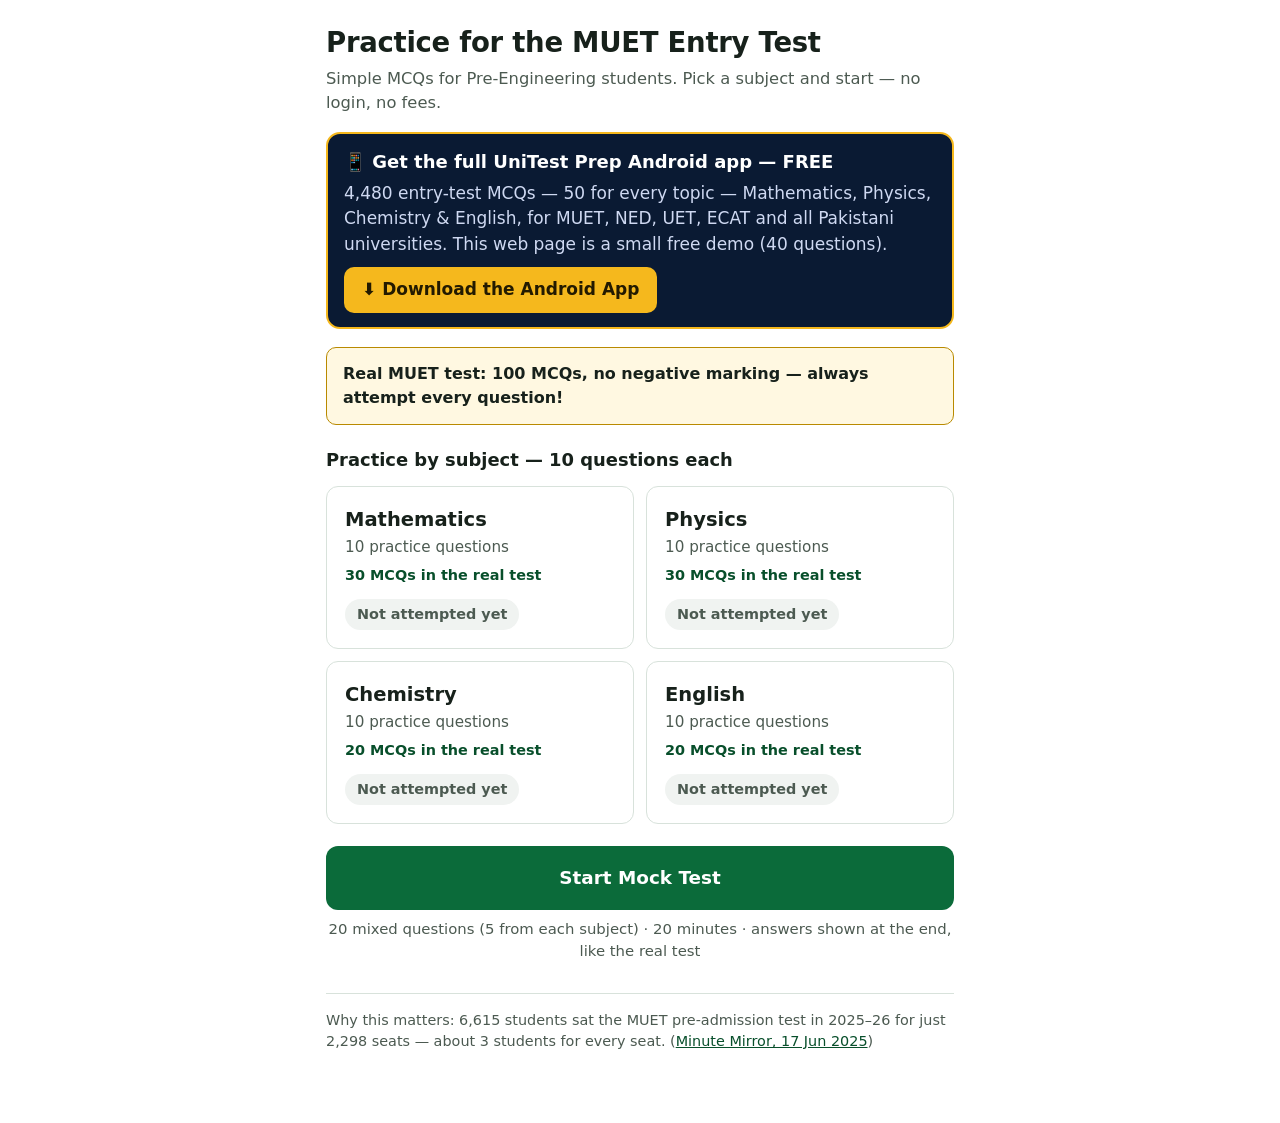
<file: index.html>
<!doctype html>
<html lang="en">
  <head>
    <meta charset="utf-8" />
    <meta name="viewport" content="width=device-width, initial-scale=1, viewport-fit=cover" />
    <meta name="color-scheme" content="light" />
    <meta name="description" content="UniTest Prep: 4,480 entry test MCQs for MUET, NED, UET and ECAT — Mathematics, Physics, Chemistry and English. Free Android app plus a free online practice demo." />
    <link rel="icon" href="data:," />
    <title>UniTest Prep — Entry Test MCQ Practice | 4,480 MCQs Android App</title>
    <style>
      :root{
        --green:#0b6b3a;
        --green-dark:#084f2b;
        --green-soft:#e7f4ec;
        --ink:#17211b;
        --muted:#4c5a51;
        --line:#d8e2db;
        --card:#ffffff;
        --bg:#ffffff;
        --correct-bg:#e3f5e9;
        --correct-line:#1c8a4a;
        --wrong-bg:#fdecec;
        --wrong-line:#c62f2f;
        --note-bg:#fff8e1;
        --note-line:#b98a00;
      }
      *{ box-sizing:border-box; }
      html{ -webkit-text-size-adjust:100%; }
      body{
        margin:0; background:var(--bg); color:var(--ink);
        font-family:"Segoe UI", system-ui, -apple-system, Roboto, "Helvetica Neue", Arial, sans-serif;
        font-size:17px; line-height:1.5;
      }
      button{ font:inherit; cursor:pointer; min-height:48px; }
      .wrap{ max-width:660px; margin:0 auto; padding:20px 16px 56px; }

      /* ---------- Home ---------- */
      .intro h1{ font-size:1.72rem; line-height:1.2; margin:6px 0 8px; letter-spacing:-.01em; }
      .intro p{ margin:0 0 4px; color:var(--muted); font-size:1.02rem; }
      .note{
        margin:18px 0 22px; padding:14px 16px;
        background:var(--note-bg); border:1.5px solid var(--note-line); border-radius:10px;
        font-weight:600; font-size:1rem;
      }
      h2.section{ font-size:1.12rem; margin:22px 0 12px; }
      .subjects{ display:grid; grid-template-columns:1fr; gap:12px; }
      @media (min-width:560px){ .subjects{ grid-template-columns:1fr 1fr; } }
      .subject-card{
        display:block; width:100%; text-align:left;
        background:var(--card); border:1.5px solid var(--line); border-radius:12px;
        padding:18px; color:var(--ink);
      }
      .subject-card:active{ border-color:var(--green); }
      .subject-card .s-name{ font-size:1.22rem; font-weight:700; display:block; }
      .subject-card .s-meta{ color:var(--muted); font-size:.95rem; display:block; margin-top:2px; }
      .subject-card .s-real{ display:block; margin-top:6px; font-size:.9rem; color:var(--green-dark); font-weight:600; }
      .best{
        display:inline-block; margin-top:12px; padding:5px 12px; border-radius:999px;
        background:var(--green-soft); color:var(--green-dark); font-weight:700; font-size:.9rem;
      }
      .best.none{ background:#f0f3f1; color:var(--muted); font-weight:600; }
      .mock-btn{
        display:block; width:100%; margin-top:22px; padding:18px;
        background:var(--green); color:#fff; border:none; border-radius:12px;
        font-size:1.15rem; font-weight:700; text-align:center;
      }
      .mock-btn:active{ background:var(--green-dark); }
      .mock-sub{ text-align:center; color:var(--muted); font-size:.93rem; margin:8px 0 0; }
      .fact{ margin-top:30px; padding-top:16px; border-top:1px solid var(--line); color:var(--muted); font-size:.9rem; }
      .fact a{ color:var(--green-dark); }

      /* ---------- Quiz ---------- */
      .quiz-top{ display:flex; align-items:center; justify-content:space-between; gap:12px; margin-bottom:10px; }
      .quiz-label{ font-weight:700; font-size:1.05rem; }
      .timer{
        font-variant-numeric:tabular-nums; font-weight:700; font-size:1.05rem;
        background:var(--green-soft); color:var(--green-dark);
        padding:6px 14px; border-radius:999px; white-space:nowrap;
      }
      .timer.low{ background:var(--wrong-bg); color:var(--wrong-line); }
      .progress-text{ color:var(--muted); font-size:.95rem; margin:0 0 6px; }
      .bar{ height:10px; background:#edf1ee; border-radius:999px; overflow:hidden; margin-bottom:22px; }
      .bar > div{ height:100%; background:var(--green); border-radius:999px; transition:width .25s ease; }
      @media (prefers-reduced-motion: reduce){ .bar > div{ transition:none; } }
      .q-text{ font-size:1.28rem; font-weight:700; line-height:1.35; margin:0 0 18px; }
      .options{ display:grid; gap:10px; }
      .opt{
        display:block; width:100%; text-align:left;
        background:#fff; border:1.5px solid var(--line); border-radius:10px;
        padding:14px 16px; font-size:1.05rem; color:var(--ink);
      }
      .opt .letter{ font-weight:700; color:var(--green-dark); margin-right:8px; }
      .opt.selected{ border-color:var(--green); background:var(--green-soft); }
      .opt.correct{ border-color:var(--correct-line); background:var(--correct-bg); }
      .opt.wrong{ border-color:var(--wrong-line); background:var(--wrong-bg); }
      .opt:disabled{ cursor:default; opacity:1; }
      .explain{
        margin-top:16px; padding:14px 16px; border-radius:10px;
        background:var(--green-soft); border:1.5px solid var(--green);
        font-size:1rem;
      }
      .explain .verdict{ font-weight:800; display:block; margin-bottom:4px; }
      .explain.bad{ background:var(--wrong-bg); border-color:var(--wrong-line); }
      .next-btn{
        display:block; width:100%; margin-top:18px; padding:15px;
        background:var(--green); color:#fff; border:none; border-radius:10px;
        font-size:1.08rem; font-weight:700;
      }
      .next-btn:active{ background:var(--green-dark); }
      .quit-btn{
        display:block; margin:14px auto 0; background:none; border:none; color:var(--muted);
        text-decoration:underline; min-height:44px; padding:8px 16px; font-size:.98rem;
      }

      /* ---------- Result ---------- */
      .result-box{ text-align:center; padding:26px 10px 6px; }
      .score-big{ font-size:3rem; font-weight:800; line-height:1; color:var(--green-dark); }
      .score-big small{ font-size:1.4rem; color:var(--muted); font-weight:600; }
      .pct{ font-size:1.15rem; font-weight:700; margin-top:8px; }
      .encourage{ color:var(--muted); font-size:1.05rem; margin:10px auto 0; max-width:44ch; }
      .result-actions{ display:grid; gap:10px; margin-top:24px; }
      .btn-primary{
        padding:15px; background:var(--green); color:#fff; border:none; border-radius:10px;
        font-size:1.08rem; font-weight:700; width:100%;
      }
      .btn-primary:active{ background:var(--green-dark); }
      .btn-secondary{
        padding:15px; background:#fff; color:var(--green-dark); border:1.5px solid var(--green); border-radius:10px;
        font-size:1.08rem; font-weight:700; width:100%;
      }
      h2.review-title{ font-size:1.2rem; margin:34px 0 6px; text-align:left; }
      .review-item{
        border:1.5px solid var(--line); border-radius:10px; padding:16px; margin-top:12px; text-align:left;
      }
      .review-item .r-sub{ font-size:.82rem; font-weight:700; letter-spacing:.04em; text-transform:uppercase; color:var(--green-dark); }
      .review-item .r-q{ font-weight:700; margin:4px 0 10px; font-size:1.05rem; }
      .review-item p{ margin:5px 0; font-size:.98rem; }
      .review-item .ok{ color:var(--correct-line); font-weight:700; }
      .review-item .bad{ color:var(--wrong-line); font-weight:700; }
      .review-item .r-expl{ color:var(--muted); margin-top:8px; }
      [hidden]{ display:none !important; }
    </style>
  <script async src="https://pagead2.googlesyndication.com/pagead/js/adsbygoogle.js?client=ca-pub-2227339288696877" crossorigin="anonymous"></script>
<meta name="google-adsense-account" content="ca-pub-2227339288696877">
</head>
  <body>
    <main class="wrap">

      <!-- ================= HOME ================= -->
      <section id="view-home">
        <div class="intro">
          <h1>Practice for the MUET Entry Test</h1>
          <p>Simple MCQs for Pre-Engineering students. Pick a subject and start — no login, no fees.</p>
        </div>

        <div style="background:#0a1a33;border:2px solid #f5b81d;border-radius:14px;padding:14px 16px;margin:16px 0;color:#ffffff">
          <div style="font-size:18px;font-weight:700">📱 Get the full UniTest Prep Android app — FREE</div>
          <p style="margin:6px 0 10px;color:#cfd9f2">4,480 entry-test MCQs — 50 for every topic — Mathematics, Physics, Chemistry &amp; English, for MUET, NED, UET, ECAT and all Pakistani universities. This web page is a small free demo (40 questions).</p>
          <a href="https://drive.google.com/uc?id=1kF0AWDSx5WfLgStzgMFshvBc70C6l7I1&amp;export=download" style="display:inline-block;background:#f5b81d;color:#231a00;font-weight:700;padding:10px 18px;border-radius:10px;text-decoration:none">⬇ Download the Android App</a>
        </div>

        <div class="note">Real MUET test: 100 MCQs, no negative marking — always attempt every question!</div>

        <h2 class="section">Practice by subject — 10 questions each</h2>
        <div class="subjects" id="subject-cards"></div>

        <button class="mock-btn" id="mock-start" type="button">Start Mock Test</button>
        <p class="mock-sub">20 mixed questions (5 from each subject) &middot; 20 minutes &middot; answers shown at the end, like the real test</p>

        <p class="fact">Why this matters: 6,615 students sat the MUET pre-admission test in 2025–26 for just 2,298 seats — about 3 students for every seat. (<a href="https://minutemirror.com.pk/muet-kicks-off-computerized-admission-tests-for-2025-26-intake-403327/" target="_blank" rel="noopener">Minute Mirror, 17 Jun 2025</a>)</p>
      </section>

      <!-- ================= QUIZ ================= -->
      <section id="view-quiz" hidden>
        <div class="quiz-top">
          <span class="quiz-label" id="quiz-label">Mathematics</span>
          <span class="timer" id="quiz-timer" hidden>20:00</span>
        </div>
        <p class="progress-text" id="progress-text">Question 1 of 10</p>
        <div class="bar"><div id="progress-bar" style="width:0%"></div></div>

        <p class="q-text" id="q-text"></p>
        <div class="options" id="q-options"></div>

        <div class="explain" id="q-explain" hidden>
          <span class="verdict" id="q-verdict"></span>
          <span id="q-explain-text"></span>
        </div>

        <button class="next-btn" id="q-next" type="button" hidden>Next Question</button>
        <button class="quit-btn" id="q-quit" type="button">Quit and go home</button>
      </section>

      <!-- ================= RESULT ================= -->
      <section id="view-result" hidden>
        <div class="result-box">
          <div class="score-big"><span id="r-score">0</span> <small id="r-total">/ 10</small></div>
          <div class="pct" id="r-pct"></div>
          <p class="encourage" id="r-message"></p>
          <div class="result-actions">
            <button class="btn-primary" id="r-again" type="button">Practice Again</button>
            <button class="btn-secondary" id="r-home" type="button">Home</button>
          </div>
        </div>
        <div id="review-wrap" hidden>
          <h2 class="review-title">Review your answers</h2>
          <div id="review-list"></div>
          <div class="result-actions">
            <button class="btn-secondary" id="r-home-2" type="button">Home</button>
          </div>
        </div>
      </section>

    </main>

    <script>
      "use strict";

      /* ============ QUESTION BANK (exactly as provided) ============ */
      var BANK = {
        math: {
          name: "Mathematics",
          real: "30 MCQs in the real test",
          questions: [
            { q: "If x + 5 = 12, then x = ?", opts: ["5", "7", "12", "17"], ans: 1, expl: "When a number crosses the = sign, + becomes −. So x = 12 − 5 = 7." },
            { q: "If x − 3 = 5, then x = ?", opts: ["2", "3", "8", "15"], ans: 2, expl: "Crossing the = sign, − becomes +. So x = 5 + 3 = 8." },
            { q: "What is 20% of 200?", opts: ["20", "40", "60", "100"], ans: 1, expl: "20% means 20 out of 100. 200 × 20/100 = 40." },
            { q: "7 × 8 = ?", opts: ["54", "56", "63", "72"], ans: 1, expl: "7 × 8 = 56." },
            { q: "If 3x = 15, then x = ?", opts: ["3", "5", "12", "45"], ans: 1, expl: "Divide both sides by 3: x = 15 ÷ 3 = 5." },
            { q: "What is the square of 9?", opts: ["18", "36", "81", "99"], ans: 2, expl: "Square means multiply the number by itself: 9 × 9 = 81." },
            { q: "Which number is prime?", opts: ["9", "15", "11", "21"], ans: 2, expl: "A prime number has only two factors: 1 and itself. 11 is prime." },
            { q: "1/2 + 1/4 = ?", opts: ["1/6", "2/6", "3/4", "1"], ans: 2, expl: "Make the bottom numbers equal: 1/2 = 2/4, so 2/4 + 1/4 = 3/4." },
            { q: "What is 2³?", opts: ["5", "6", "8", "9"], ans: 2, expl: "2³ = 2 × 2 × 2 = 8." },
            { q: "The angles of a triangle add up to:", opts: ["90°", "180°", "270°", "360°"], ans: 1, expl: "The three angles of any triangle always add up to 180 degrees." }
          ]
        },
        physics: {
          name: "Physics",
          real: "30 MCQs in the real test",
          questions: [
            { q: "Speed is calculated as:", opts: ["Distance × Time", "Distance ÷ Time", "Time ÷ Distance", "Distance + Time"], ans: 1, expl: "Speed = Distance ÷ Time." },
            { q: "The SI unit of force is:", opts: ["Joule", "Watt", "Newton", "Pascal"], ans: 2, expl: "Force is measured in newtons (N)." },
            { q: "A bus covers 60 km in 2 hours. Its speed is:", opts: ["120 km/h", "30 km/h", "62 km/h", "15 km/h"], ans: 1, expl: "Speed = 60 ÷ 2 = 30 km/h." },
            { q: "The SI unit of length is:", opts: ["Centimeter", "Metre", "Kilometer", "Inch"], ans: 1, expl: "The standard (SI) unit of length is the metre (m)." },
            { q: "Which of these is a scalar quantity?", opts: ["Speed", "Velocity", "Force", "Acceleration"], ans: 0, expl: "Speed has only size, no direction, so it is a scalar. The others have direction too." },
            { q: "Objects fall to the Earth because of:", opts: ["Magnetism", "Friction", "Gravity", "Pressure"], ans: 2, expl: "Gravity is the force that pulls objects toward the Earth." },
            { q: "The SI unit of energy is:", opts: ["Newton", "Joule", "Watt", "Volt"], ans: 1, expl: "Energy is measured in joules (J)." },
            { q: "A car moves at a constant speed of 10 m/s for 5 seconds. Distance covered = ?", opts: ["2 m", "15 m", "50 m", "100 m"], ans: 2, expl: "Distance = Speed × Time = 10 × 5 = 50 m." },
            { q: "Capacitive reactance (Xc) decreases when frequency:", opts: ["Decreases", "Increases", "Stays zero", "Becomes DC"], ans: 1, expl: "Xc = 1/(2πfC). When frequency f increases, Xc decreases." },
            { q: "At sea level, water boils at:", opts: ["90°C", "95°C", "100°C", "120°C"], ans: 2, expl: "At normal air pressure (sea level), water boils at 100°C." }
          ]
        },
        chemistry: {
          name: "Chemistry",
          real: "20 MCQs in the real test",
          questions: [
            { q: "The chemical formula of water is:", opts: ["CO2", "H2O", "O2", "H2"], ans: 1, expl: "Water is H2O." },
            { q: "One molecule of water has how many hydrogen atoms?", opts: ["1", "2", "3", "4"], ans: 1, expl: "H2O means 2 hydrogen atoms and 1 oxygen atom." },
            { q: "The smallest particle of an element is called:", opts: ["Molecule", "Atom", "Ion", "Cell"], ans: 1, expl: "Everything is made of atoms; an atom is the smallest part of an element." },
            { q: "The chemical symbol of sodium is:", opts: ["S", "So", "Na", "N"], ans: 2, expl: "Sodium's symbol is Na." },
            { q: "The pH of a neutral solution is:", opts: ["0", "7", "14", "1"], ans: 1, expl: "pH 7 is neutral. Below 7 is acidic, above 7 is basic." },
            { q: "Which of these is an acid?", opts: ["NaOH", "HCl", "NaCl", "CaCO3"], ans: 1, expl: "HCl (hydrochloric acid) is an acid." },
            { q: "The atomic number of oxygen is:", opts: ["6", "8", "16", "2"], ans: 1, expl: "Oxygen has 8 protons, so its atomic number is 8." },
            { q: "The formula of common salt is:", opts: ["KCl", "NaCl", "CaCl2", "NaOH"], ans: 1, expl: "Common salt is sodium chloride, NaCl." },
            { q: "Plants take in which gas for photosynthesis?", opts: ["Oxygen", "Nitrogen", "Carbon dioxide", "Hydrogen"], ans: 2, expl: "Plants use carbon dioxide (CO2) and release oxygen." },
            { q: "H2SO4 is the formula of:", opts: ["Hydrochloric acid", "Nitric acid", "Sulfuric acid", "Acetic acid"], ans: 2, expl: "H2SO4 is sulfuric acid." }
          ]
        },
        english: {
          name: "English",
          real: "20 MCQs in the real test",
          questions: [
            { q: "The synonym of “happy” is:", opts: ["Sad", "Glad", "Angry", "Tired"], ans: 1, expl: "Glad means happy." },
            { q: "The antonym of “big” is:", opts: ["Large", "Huge", "Small", "Wide"], ans: 2, expl: "The opposite of big is small." },
            { q: "The past tense of “go” is:", opts: ["Goed", "Went", "Gone to", "Going"], ans: 1, expl: "Go → went (past) → gone." },
            { q: "Choose the correct sentence:", opts: ["He go to school daily.", "He goes to school daily.", "He going to school daily.", "He gone to school daily."], ans: 1, expl: "With he/she/it, we add -s or -es to the verb: he goes." },
            { q: "The plural of “child” is:", opts: ["Childs", "Children", "Childes", "Childrens"], ans: 1, expl: "Child is irregular: its plural is children." },
            { q: "Which word is a noun?", opts: ["Run", "Quickly", "Book", "Happy"], ans: 2, expl: "A noun is a person, place or thing. Book is a thing." },
            { q: "She has ___ apple.", opts: ["a", "an", "the to", "two"], ans: 1, expl: "We use “an” before words starting with a vowel sound: an apple." },
            { q: "The synonym of “fast” is:", opts: ["Slow", "Quick", "Late", "Weak"], ans: 1, expl: "Quick means fast." },
            { q: "Choose the correct spelling:", opts: ["Beautifull", "Beautiful", "Biutiful", "Beautyful"], ans: 1, expl: "The correct spelling is B-E-A-U-T-I-F-U-L." },
            { q: "He is afraid ___ dogs.", opts: ["from", "of", "with", "by"], ans: 1, expl: "The correct phrase is “afraid of”." }
          ]
        }
      };

      var SUBJECT_KEYS = ["math", "physics", "chemistry", "english"];
      var LETTERS = ["A", "B", "C", "D"];

      /* Best scores for this session only (kept in memory, nothing is saved). */
      var bestScores = { math: null, physics: null, chemistry: null, english: null };

      /* ============ ELEMENTS ============ */
      var el = function (id) { return document.getElementById(id); };
      var viewHome = el("view-home"), viewQuiz = el("view-quiz"), viewResult = el("view-result");

      function show(view) {
        viewHome.hidden = view !== viewHome;
        viewQuiz.hidden = view !== viewQuiz;
        viewResult.hidden = view !== viewResult;
        window.scrollTo(0, 0);
      }

      /* ============ HOME ============ */
      function renderHome() {
        var wrap = el("subject-cards");
        wrap.innerHTML = "";
        SUBJECT_KEYS.forEach(function (key) {
          var s = BANK[key];
          var card = document.createElement("button");
          card.type = "button";
          card.className = "subject-card";
          var best = bestScores[key];
          card.innerHTML =
            '<span class="s-name"></span>' +
            '<span class="s-meta">10 practice questions</span>' +
            '<span class="s-real"></span>' +
            (best === null
              ? '<span class="best none">Not attempted yet</span>'
              : '<span class="best">Best score: ' + best + ' / 10</span>');
          card.querySelector(".s-name").textContent = s.name;
          card.querySelector(".s-real").textContent = s.real;
          card.addEventListener("click", function () { startPractice(key); });
          wrap.appendChild(card);
        });
        show(viewHome);
      }

      /* ============ QUIZ STATE ============ */
      var quiz = null;      // { mode, subjectKey, items:[{subject, q, opts, ans, expl}], index, score, answers:[], answered }
      var timerId = null;
      var timeLeft = 0;

      function shuffle(arr) {
        var a = arr.slice();
        for (var i = a.length - 1; i > 0; i--) {
          var j = Math.floor(Math.random() * (i + 1));
          var t = a[i]; a[i] = a[j]; a[j] = t;
        }
        return a;
      }

      function stopTimer() {
        if (timerId !== null) { clearInterval(timerId); timerId = null; }
      }

      function startPractice(key) {
        stopTimer();
        var s = BANK[key];
        var items = s.questions.map(function (item) {
          return { subject: s.name, q: item.q, opts: item.opts, ans: item.ans, expl: item.expl };
        });
        quiz = { mode: "practice", subjectKey: key, title: s.name + " — Practice", items: items, index: 0, score: 0, answers: [], answered: false, selected: -1 };
        el("quiz-timer").hidden = true;
        show(viewQuiz);
        renderQuestion();
      }

      function startMock() {
        stopTimer();
        var items = [];
        SUBJECT_KEYS.forEach(function (key) {
          var s = BANK[key];
          var picked = shuffle(s.questions).slice(0, 5);
          picked.forEach(function (item) {
            items.push({ subject: s.name, q: item.q, opts: item.opts, ans: item.ans, expl: item.expl });
          });
        });
        items = shuffle(items);
        quiz = { mode: "mock", subjectKey: null, title: "Mock Test", items: items, index: 0, score: 0, answers: [], answered: false, selected: -1 };
        timeLeft = 20 * 60;
        var timerEl = el("quiz-timer");
        timerEl.hidden = false;
        updateTimerDisplay();
        timerId = setInterval(function () {
          timeLeft--;
          updateTimerDisplay();
          if (timeLeft <= 0) { finishQuiz(true); }
        }, 1000);
        show(viewQuiz);
        renderQuestion();
      }

      function updateTimerDisplay() {
        var m = Math.floor(timeLeft / 60);
        var s = timeLeft % 60;
        var timerEl = el("quiz-timer");
        timerEl.textContent = (m < 10 ? "0" : "") + m + ":" + (s < 10 ? "0" : "") + s;
        timerEl.classList.toggle("low", timeLeft <= 60);
      }

      function renderQuestion() {
        var item = quiz.items[quiz.index];
        var total = quiz.items.length;
        el("quiz-label").textContent = quiz.title;
        el("progress-text").textContent = "Question " + (quiz.index + 1) + " of " + total;
        el("progress-bar").style.width = ((quiz.index) / total * 100) + "%";
        el("q-text").textContent = item.q;
        el("q-explain").hidden = true;
        var nextBtn = el("q-next");
        nextBtn.hidden = quiz.mode === "practice"; // practice: Next appears after answering
        nextBtn.textContent = quiz.index === total - 1
          ? (quiz.mode === "mock" ? "Finish Test" : "See My Score")
          : "Next Question";
        quiz.answered = false;
        quiz.selected = -1;

        var box = el("q-options");
        box.innerHTML = "";
        item.opts.forEach(function (optText, i) {
          var b = document.createElement("button");
          b.type = "button";
          b.className = "opt";
          var letter = document.createElement("span");
          letter.className = "letter";
          letter.textContent = LETTERS[i] + ".";
          b.appendChild(letter);
          b.appendChild(document.createTextNode(optText));
          b.addEventListener("click", function () { onOptionTap(i); });
          box.appendChild(b);
        });
      }

      function onOptionTap(i) {
        var item = quiz.items[quiz.index];
        if (quiz.mode === "practice") {
          if (quiz.answered) return;
          quiz.answered = true;
          quiz.answers[quiz.index] = i;
          var buttons = el("q-options").children;
          for (var k = 0; k < buttons.length; k++) {
            buttons[k].disabled = true;
            if (k === item.ans) buttons[k].classList.add("correct");
            else if (k === i) buttons[k].classList.add("wrong");
          }
          var isRight = i === item.ans;
          if (isRight) quiz.score++;
          var box = el("q-explain");
          box.hidden = false;
          box.classList.toggle("bad", !isRight);
          el("q-verdict").textContent = isRight ? "Correct! Well done." : "Not correct. The right answer is: " + item.opts[item.ans];
          el("q-explain-text").textContent = item.expl;
          el("progress-bar").style.width = ((quiz.index + 1) / quiz.items.length * 100) + "%";
          el("q-next").hidden = false;
        } else {
          // Mock: just record the choice, no feedback.
          quiz.selected = i;
          quiz.answers[quiz.index] = i;
          var buttons2 = el("q-options").children;
          for (var k2 = 0; k2 < buttons2.length; k2++) {
            buttons2[k2].classList.toggle("selected", k2 === i);
          }
        }
      }

      el("q-next").addEventListener("click", function () {
        if (!quiz) return;
        if (quiz.mode === "mock" && quiz.selected === -1 && quiz.answers[quiz.index] === undefined) {
          quiz.answers[quiz.index] = -1; // skipped
        }
        if (quiz.index < quiz.items.length - 1) {
          quiz.index++;
          renderQuestion();
        } else {
          finishQuiz(false);
        }
      });

      el("q-quit").addEventListener("click", function () {
        stopTimer();
        quiz = null;
        renderHome();
      });

      /* ============ RESULTS ============ */
      function encourage(pct) {
        if (pct >= 80) return "Excellent work! You are preparing the right way. Keep this speed up and try the Mock Test next.";
        if (pct >= 50) return "Good job! You are getting there. Read the explanations once more and try again — every try makes you stronger.";
        return "Do not worry — this is exactly why we practice. Your basics will become strong step by step. Read each explanation slowly and try again.";
      }

      function finishQuiz(timeUp) {
        stopTimer();
        if (quiz.mode === "mock") {
          var score = 0;
          quiz.items.forEach(function (item, i) {
            if (quiz.answers[i] === item.ans) score++;
          });
          quiz.score = score;
        }
        var total = quiz.items.length;
        var pct = Math.round(quiz.score / total * 100);

        if (quiz.mode === "practice" && quiz.subjectKey) {
          var prev = bestScores[quiz.subjectKey];
          if (prev === null || quiz.score > prev) bestScores[quiz.subjectKey] = quiz.score;
        }

        el("r-score").textContent = quiz.score;
        el("r-total").textContent = "/ " + total;
        el("r-pct").textContent = pct + "% correct" + (timeUp ? " — time finished!" : "");
        el("r-message").textContent = encourage(pct);
        el("r-again").textContent = quiz.mode === "mock" ? "Take Mock Test Again" : "Practice Again";

        var reviewWrap = el("review-wrap");
        if (quiz.mode === "mock") {
          reviewWrap.hidden = false;
          var list = el("review-list");
          list.innerHTML = "";
          quiz.items.forEach(function (item, i) {
            var userAns = quiz.answers[i];
            var isRight = userAns === item.ans;
            var div = document.createElement("div");
            div.className = "review-item";
            var userText = (userAns === undefined || userAns === -1) ? "Not answered" : item.opts[userAns];
            div.innerHTML =
              '<span class="r-sub"></span>' +
              '<p class="r-q"></p>' +
              '<p>Your answer: <span class="' + (isRight ? "ok" : "bad") + '"></span></p>' +
              '<p>Correct answer: <span class="ok"></span></p>' +
              '<p class="r-expl"></p>';
            div.querySelector(".r-sub").textContent = "Question " + (i + 1) + " · " + item.subject + (isRight ? " · ✓ Correct" : " · ✗ Wrong");
            div.querySelector(".r-q").textContent = item.q;
            div.querySelectorAll("p")[1].querySelector("span").textContent = userText;
            div.querySelectorAll("p")[2].querySelector("span").textContent = item.opts[item.ans];
            div.querySelector(".r-expl").textContent = item.expl;
            list.appendChild(div);
          });
        } else {
          reviewWrap.hidden = true;
        }
        show(viewResult);
      }

      el("r-again").addEventListener("click", function () {
        if (!quiz) { renderHome(); return; }
        if (quiz.mode === "mock") startMock();
        else startPractice(quiz.subjectKey);
      });
      el("r-home").addEventListener("click", renderHome);
      el("r-home-2").addEventListener("click", renderHome);
      el("mock-start").addEventListener("click", startMock);

      renderHome();
    </script>
  </body>
</html>
</file>
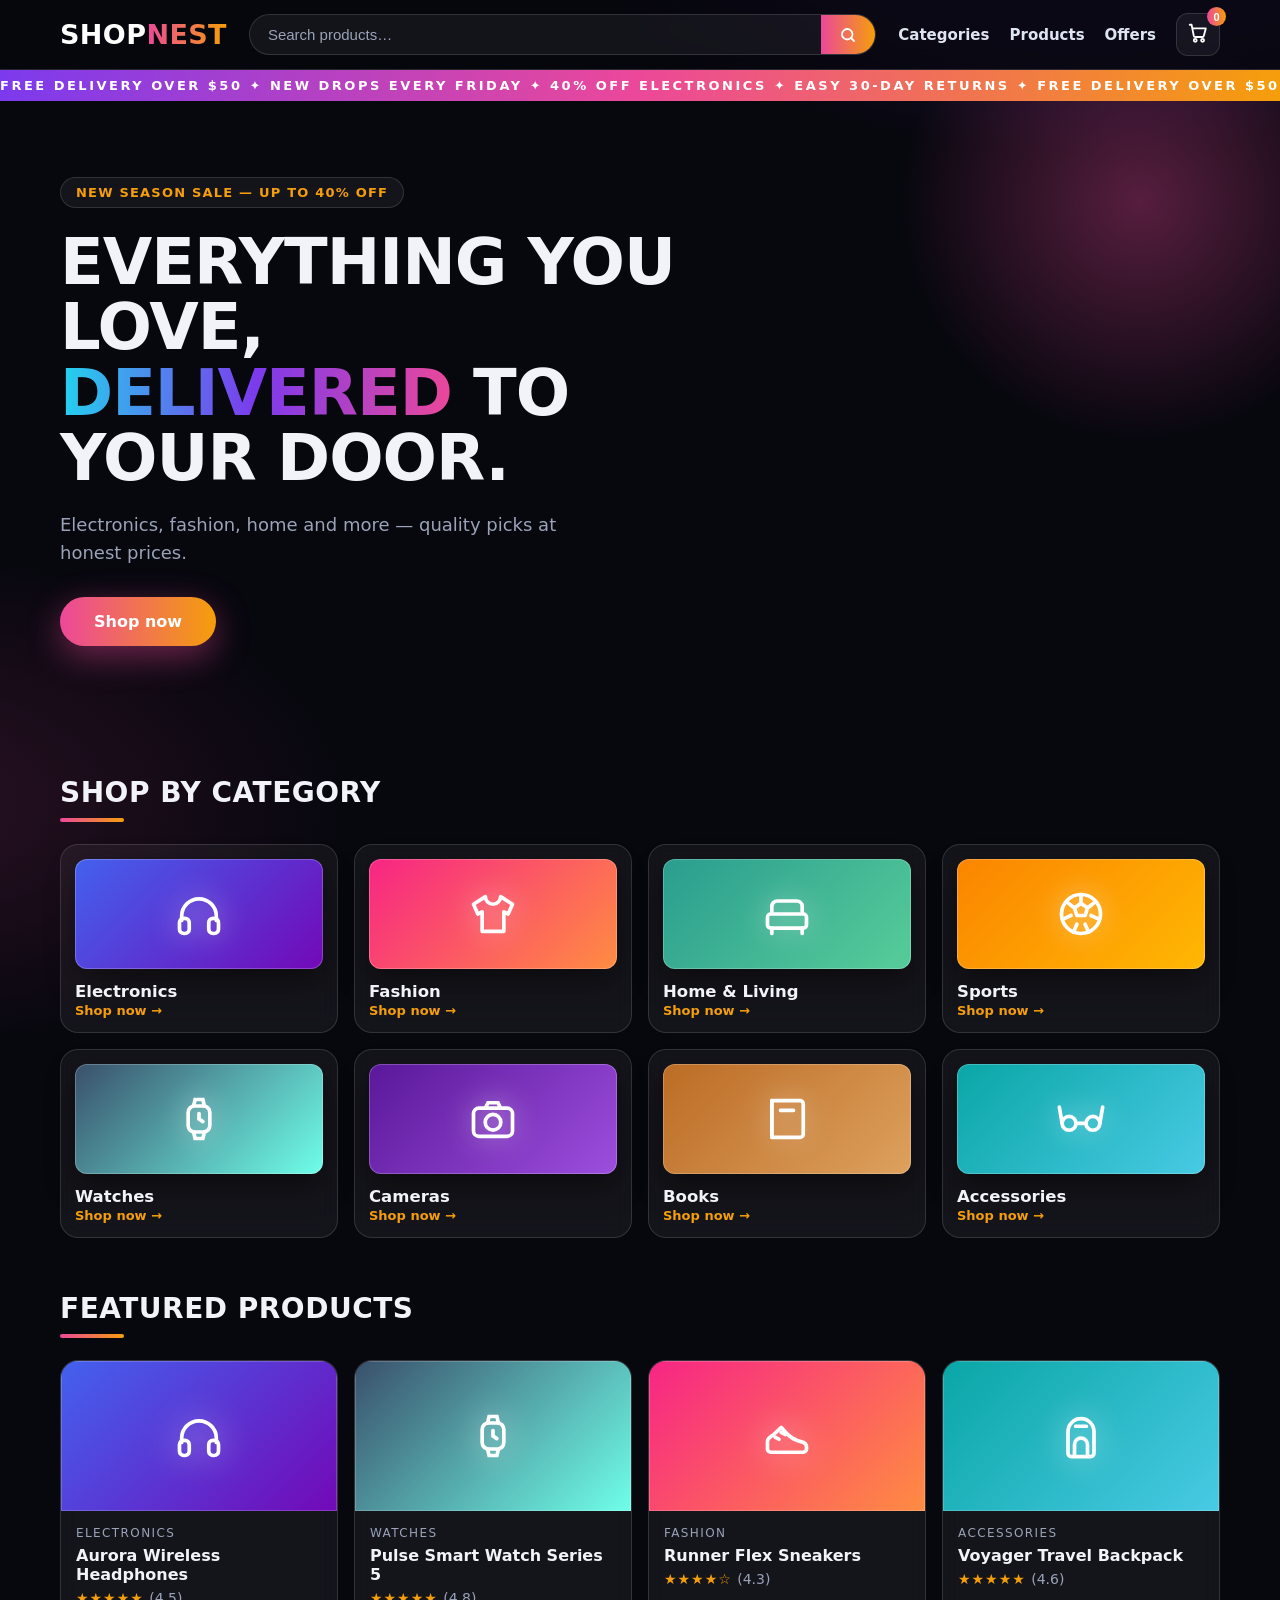
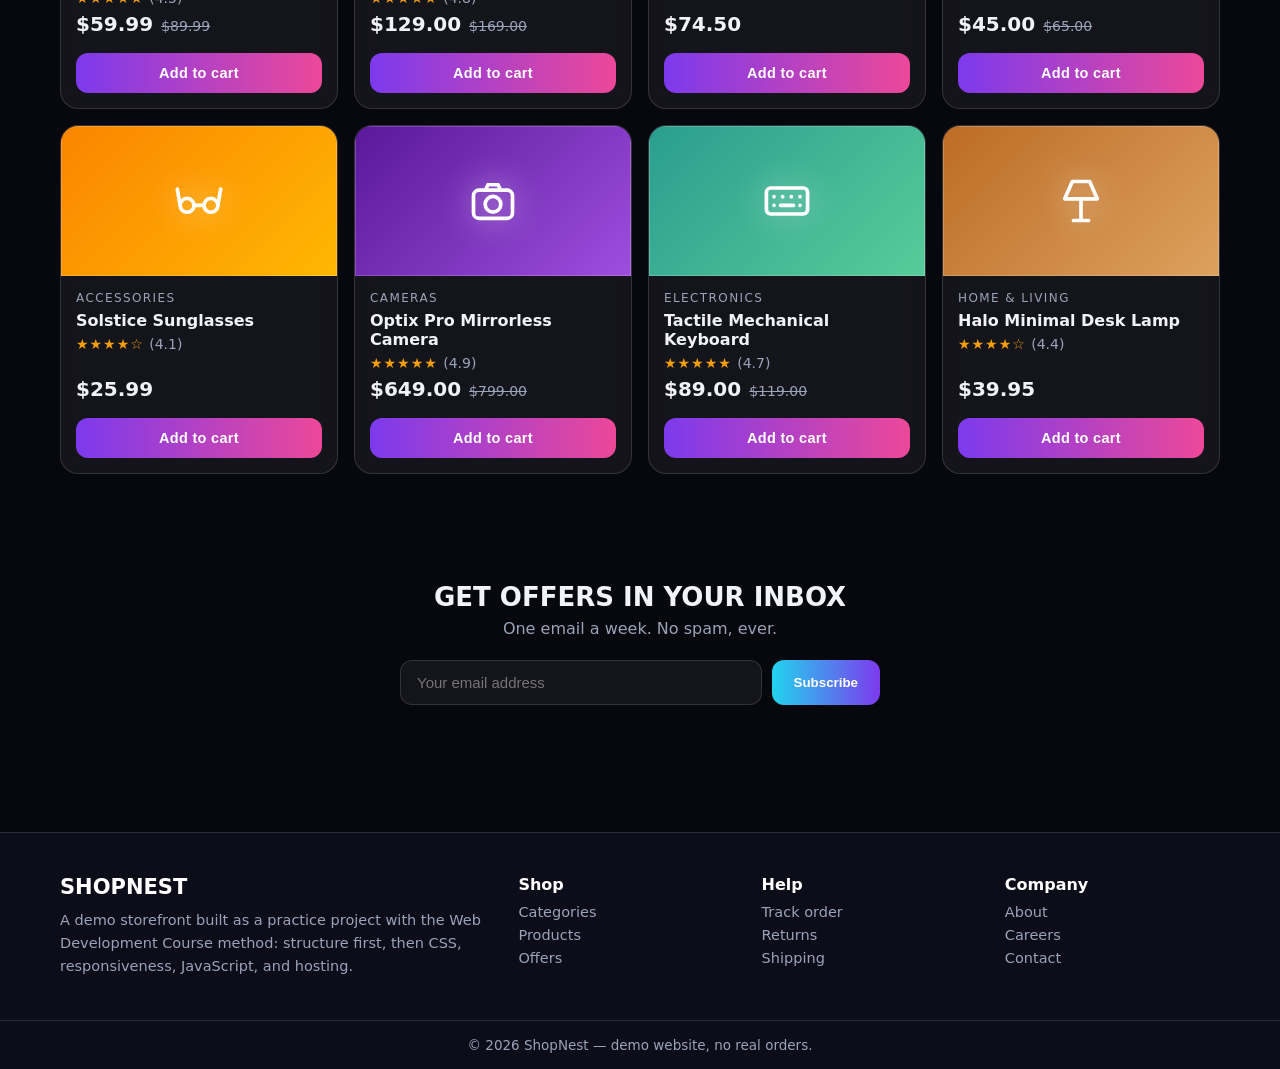
<file: webdev-demo/index.html>
<!DOCTYPE html>
<html lang="en">
<head>
<meta charset="UTF-8">
<meta name="viewport" content="width=device-width, initial-scale=1.0">
<title>ShopNest — Demo Store</title>
<link rel="stylesheet" href="style.css">
</head>
<body>

<!-- ===== Header: logo, search form, nav (Course: HTML structure + styled forms) ===== -->
<header class="site-header">
  <div class="header-inner">
    <a class="logo" href="#">Shop<span>Nest</span></a>
    <form class="search-bar" id="searchForm" role="search">
      <input type="search" id="searchInput" placeholder="Search products…" aria-label="Search products">
      <button type="submit" aria-label="Search">
        <svg viewBox="0 0 24 24" width="18" height="18" fill="none" stroke="currentColor" stroke-width="2.4" stroke-linecap="round"><circle cx="11" cy="11" r="7"/><path d="M20 20l-3.8-3.8"/></svg>
      </button>
    </form>
    <nav class="main-nav">
      <a href="#categories">Categories</a>
      <a href="#products">Products</a>
      <a href="#newsletter">Offers</a>
      <button class="cart-btn" id="cartBtn" aria-label="Open cart">
        <svg viewBox="0 0 24 24" width="22" height="22" fill="none" stroke="currentColor" stroke-width="2" stroke-linecap="round" stroke-linejoin="round"><circle cx="9" cy="20" r="1.6"/><circle cx="17" cy="20" r="1.6"/><path d="M3 3h2l2.4 12.2a1.5 1.5 0 0 0 1.5 1.2h7.9a1.5 1.5 0 0 0 1.5-1.2L20.5 7H6"/></svg>
        <span class="cart-count" id="cartCount">0</span>
      </button>
    </nav>
  </div>
</header>

<div class="marquee" aria-hidden="true"><div class="marquee-track">Free delivery over $50 ✦ New drops every Friday ✦ 40% off electronics ✦ Easy 30-day returns ✦ Free delivery over $50 ✦ New drops every Friday ✦ 40% off electronics ✦ Easy 30-day returns ✦&nbsp;</div></div>

<!-- ===== Hero (Course: Mega Project banner) ===== -->
<section class="hero">
  <div class="hero-text">
    <p class="hero-tag">New Season Sale — up to 40% off</p>
    <h1>Everything you love,<br><em>delivered</em> to your door.</h1>
    <p class="hero-sub">Electronics, fashion, home and more — quality picks at honest prices.</p>
    <a class="hero-cta" href="#products">Shop now</a>
  </div>
</section>

<!-- ===== Shop by category (Course: Mega Project box grid — Flexbox/Grid) ===== -->
<section class="section" id="categories">
  <h2 class="section-title">Shop by category</h2>
  <div class="category-grid" id="categoryGrid"></div>
</section>

<!-- ===== Products (rendered by JavaScript — Course: DOM manipulation) ===== -->
<section class="section" id="products">
  <h2 class="section-title">Featured products</h2>
  <p class="no-results" id="noResults" hidden>No products match your search.</p>
  <div class="product-grid" id="productGrid"></div>
</section>

<!-- ===== Newsletter (Course: styling forms) ===== -->
<section class="newsletter" id="newsletter">
  <h2>Get offers in your inbox</h2>
  <p>One email a week. No spam, ever.</p>
  <form class="newsletter-form" id="newsletterForm">
    <input type="email" id="newsletterEmail" placeholder="Your email address" aria-label="Email address">
    <button type="submit">Subscribe</button>
  </form>
  <p class="form-msg" id="formMsg" role="status"></p>
</section>

<!-- ===== Footer ===== -->
<footer class="site-footer">
  <div class="footer-grid">
    <div>
      <h3>ShopNest</h3>
      <p>A demo storefront built as a practice project with the Web Development Course method: structure first, then CSS, responsiveness, JavaScript, and hosting.</p>
    </div>
    <div>
      <h4>Shop</h4>
      <a href="#categories">Categories</a><a href="#products">Products</a><a href="#newsletter">Offers</a>
    </div>
    <div>
      <h4>Help</h4>
      <a href="#">Track order</a><a href="#">Returns</a><a href="#">Shipping</a>
    </div>
    <div>
      <h4>Company</h4>
      <a href="#">About</a><a href="#">Careers</a><a href="#">Contact</a>
    </div>
  </div>
  <p class="copyright">© 2026 ShopNest — demo website, no real orders.</p>
</footer>

<!-- ===== Cart drawer (Course: CRUD app pattern — add / view / remove) ===== -->
<div class="cart-overlay" id="cartOverlay" hidden></div>
<aside class="cart-drawer" id="cartDrawer" aria-label="Shopping cart">
  <div class="cart-head">
    <h3>Your cart</h3>
    <button class="cart-close" id="cartClose" aria-label="Close cart">✕</button>
  </div>
  <div class="cart-items" id="cartItems"></div>
  <div class="cart-foot">
    <div class="cart-total"><span>Subtotal</span><strong id="cartTotal">$0.00</strong></div>
    <button class="checkout-btn" id="checkoutBtn">Checkout (demo)</button>
  </div>
</aside>

<script src="script.js"></script>
</body>
</html>
</file>
<file: webdev-demo/style.css>
/* ShopNest v2 — NOT the common template look.
   Design system (Figma course: frosted glass + modern ideas;
   Thumbnail course: glow separation):
   deep-space dark theme, glass surfaces, neon glow tiles,
   oversized type, gradient text, marquee strip. */

:root{
  --bg:#07070e;
  --bg-2:#0d0d1a;
  --glass:rgba(255,255,255,.055);
  --glass-border:rgba(255,255,255,.13);
  --text:#f2f3f8;
  --muted:#9aa3b8;
  --violet:#7c3aed;
  --pink:#ec4899;
  --amber:#f59e0b;
  --cyan:#22d3ee;
  --radius:18px;
}
*{margin:0;padding:0;box-sizing:border-box}
html{scroll-behavior:smooth}
body{
  font-family:"Segoe UI",system-ui,Arial,sans-serif;
  background:
    radial-gradient(900px 480px at 85% -5%, rgba(124,58,237,.28), transparent 60%),
    radial-gradient(800px 420px at -10% 30%, rgba(236,72,153,.16), transparent 60%),
    radial-gradient(700px 500px at 50% 110%, rgba(34,211,238,.12), transparent 60%),
    var(--bg);
  color:var(--text);
  min-height:100vh;
}
::selection{background:var(--pink);color:#fff}

/* Header — frosted glass, sticky */
.site-header{
  position:sticky;top:0;z-index:40;
  background:rgba(7,7,14,.72);
  backdrop-filter:blur(14px);-webkit-backdrop-filter:blur(14px);
  border-bottom:1px solid var(--glass-border);
}
.header-inner{max-width:1200px;margin:0 auto;padding:13px 20px;display:flex;align-items:center;gap:22px}
.logo{color:#fff;font-size:27px;font-weight:900;text-decoration:none;letter-spacing:.4px;text-transform:uppercase}
.logo span{background:linear-gradient(90deg,var(--pink),var(--amber));-webkit-background-clip:text;background-clip:text;color:transparent}
.search-bar{flex:1;display:flex;background:var(--glass);border:1px solid var(--glass-border);border-radius:999px;overflow:hidden}
.search-bar:focus-within{border-color:var(--pink);box-shadow:0 0 0 3px rgba(236,72,153,.22)}
.search-bar input{flex:1;border:none;outline:none;background:transparent;color:var(--text);padding:11px 18px;font-size:15px}
.search-bar input::placeholder{color:var(--muted)}
.search-bar button{border:none;background:linear-gradient(90deg,var(--pink),var(--amber));color:#fff;padding:0 18px;cursor:pointer;display:flex;align-items:center}
.main-nav{display:flex;align-items:center;gap:20px}
.main-nav a{color:#dfe4f2;text-decoration:none;font-size:15px;font-weight:600}
.main-nav a:hover{color:var(--amber)}
.cart-btn{position:relative;background:var(--glass);border:1px solid var(--glass-border);border-radius:12px;color:#fff;cursor:pointer;padding:8px 10px}
.cart-count{position:absolute;top:-7px;right:-7px;background:linear-gradient(90deg,var(--pink),var(--amber));color:#fff;font-size:11px;font-weight:800;min-width:19px;height:19px;border-radius:999px;display:flex;align-items:center;justify-content:center;padding:0 4px}

/* Marquee strip */
.marquee{background:linear-gradient(90deg,var(--violet),var(--pink),var(--amber));color:#fff;overflow:hidden;white-space:nowrap;padding:8px 0;font-weight:800;font-size:13px;letter-spacing:2.5px;text-transform:uppercase}
.marquee-track{display:inline-block;animation:slide 22s linear infinite}
@keyframes slide{from{transform:translateX(0)}to{transform:translateX(-50%)}}

/* Hero — oversized type + glow */
.hero{position:relative;overflow:hidden}
.hero::after{content:"";position:absolute;width:520px;height:520px;border-radius:50%;background:radial-gradient(circle,rgba(236,72,153,.35),transparent 65%);top:-160px;right:-120px;pointer-events:none}
.hero-text{max-width:1200px;margin:0 auto;padding:76px 20px 84px;position:relative;z-index:1}
.hero-tag{display:inline-block;background:var(--glass);border:1px solid var(--glass-border);backdrop-filter:blur(8px);color:var(--amber);padding:7px 15px;border-radius:999px;font-size:13px;font-weight:800;letter-spacing:1.2px;text-transform:uppercase;margin-bottom:22px}
.hero h1{font-size:64px;line-height:1.02;font-weight:900;letter-spacing:-1px;max-width:720px;text-transform:uppercase}
.hero h1 em{font-style:normal;background:linear-gradient(92deg,var(--cyan),var(--violet),var(--pink));-webkit-background-clip:text;background-clip:text;color:transparent}
.hero-sub{margin:20px 0 30px;color:var(--muted);font-size:18px;max-width:520px;line-height:1.55}
.hero-cta{display:inline-block;background:linear-gradient(90deg,var(--pink),var(--amber));color:#fff;font-weight:800;text-decoration:none;padding:15px 34px;border-radius:999px;box-shadow:0 10px 34px rgba(236,72,153,.45);transition:transform .15s ease}
.hero-cta:hover{transform:translateY(-2px) scale(1.02)}

/* Sections */
.section{max-width:1200px;margin:0 auto;padding:46px 20px 8px}
.section-title{font-size:28px;font-weight:900;text-transform:uppercase;letter-spacing:.5px;margin-bottom:22px}
.section-title::after{content:"";display:block;width:64px;height:4px;border-radius:4px;margin-top:9px;background:linear-gradient(90deg,var(--pink),var(--amber))}

/* Category cards — glass + glow tiles */
.category-grid{display:grid;grid-template-columns:repeat(4,1fr);gap:16px}
.category-card{background:var(--glass);border:1px solid var(--glass-border);border-radius:var(--radius);padding:14px;cursor:pointer;backdrop-filter:blur(10px);transition:transform .18s ease,border-color .18s ease}
.category-card:hover{transform:translateY(-5px) rotate(-.4deg);border-color:rgba(236,72,153,.55)}
.category-tile{height:110px;border-radius:12px;display:flex;align-items:center;justify-content:center;color:#fff;box-shadow:0 12px 30px rgba(0,0,0,.45),inset 0 0 0 1px rgba(255,255,255,.22)}
.category-tile svg{filter:drop-shadow(0 0 14px rgba(255,255,255,.55))}
.category-card h3{margin-top:13px;font-size:16.5px}
.category-card p{color:var(--amber);font-size:13px;font-weight:800;margin-top:2px}

/* Product cards — glass, glow on hover */
.product-grid{display:grid;grid-template-columns:repeat(4,1fr);gap:16px;padding-bottom:20px}
.product-card{background:var(--glass);border:1px solid var(--glass-border);border-radius:var(--radius);overflow:hidden;display:flex;flex-direction:column;backdrop-filter:blur(10px);transition:transform .18s ease,box-shadow .18s ease}
.product-card:hover{transform:translateY(-6px);box-shadow:0 22px 44px rgba(124,58,237,.35)}
.product-tile{height:150px;display:flex;align-items:center;justify-content:center;color:#fff;box-shadow:inset 0 0 0 1px rgba(255,255,255,.18)}
.product-tile svg{filter:drop-shadow(0 0 16px rgba(255,255,255,.6))}
.product-body{padding:15px;display:flex;flex-direction:column;gap:6px;flex:1}
.product-body h3{font-size:16px}
.product-cat{color:var(--muted);font-size:12px;text-transform:uppercase;letter-spacing:1.4px}
.product-rating{color:var(--amber);font-size:14px;letter-spacing:1px}
.product-rating span{color:var(--muted);letter-spacing:0}
.price-row{margin-top:auto;display:flex;align-items:baseline;gap:8px}
.price{font-size:20px;font-weight:900}
.old-price{color:var(--muted);text-decoration:line-through;font-size:14px}
.add-btn{margin-top:11px;background:linear-gradient(90deg,var(--violet),var(--pink));color:#fff;border:none;padding:12px;border-radius:12px;font-weight:800;cursor:pointer;font-size:14.5px;letter-spacing:.3px}
.add-btn:hover{filter:brightness(1.15)}
.no-results{color:var(--muted);margin-bottom:14px}

/* Newsletter */
.newsletter{max-width:1200px;margin:38px auto 0;padding:42px 20px 50px;text-align:center}
.newsletter h2{font-size:26px;font-weight:900;text-transform:uppercase}
.newsletter p{color:var(--muted);margin-top:7px}
.newsletter-form{margin:22px auto 0;max-width:480px;display:flex;gap:10px}
.newsletter-form input{flex:1;padding:13px 16px;background:var(--glass);border:1px solid var(--glass-border);border-radius:12px;font-size:15px;outline:none;color:var(--text)}
.newsletter-form input:focus{border-color:var(--cyan);box-shadow:0 0 0 3px rgba(34,211,238,.2)}
.newsletter-form button{background:linear-gradient(90deg,var(--cyan),var(--violet));color:#fff;border:none;font-weight:800;padding:13px 22px;border-radius:12px;cursor:pointer}
.form-msg{margin-top:12px;font-weight:700;min-height:20px}
.form-msg.ok{color:#34d399}.form-msg.err{color:#fb7185}

/* Footer */
.site-footer{background:var(--bg-2);border-top:1px solid var(--glass-border);color:var(--muted);margin-top:50px}
.footer-grid{max-width:1200px;margin:0 auto;padding:42px 20px;display:grid;grid-template-columns:2fr 1fr 1fr 1fr;gap:28px}
.footer-grid h3{color:#fff;font-size:21px;margin-bottom:10px;text-transform:uppercase}
.footer-grid h4{color:#fff;margin-bottom:10px}
.footer-grid a{display:block;color:var(--muted);text-decoration:none;margin-bottom:7px;font-size:14.5px}
.footer-grid a:hover{color:var(--amber)}
.footer-grid p{font-size:14.5px;line-height:1.6}
.copyright{text-align:center;padding:16px;border-top:1px solid var(--glass-border);font-size:13.5px}

/* Cart drawer — dark glass */
.cart-overlay{position:fixed;inset:0;background:rgba(3,3,8,.62);z-index:50;backdrop-filter:blur(3px)}
.cart-drawer{position:fixed;top:0;right:0;height:100%;width:360px;max-width:92vw;background:#0d0d1a;border-left:1px solid var(--glass-border);z-index:60;transform:translateX(105%);transition:transform .25s ease;display:flex;flex-direction:column;color:var(--text)}
.cart-drawer.open{transform:translateX(0)}
.cart-head{display:flex;justify-content:space-between;align-items:center;padding:18px;border-bottom:1px solid var(--glass-border)}
.cart-close{background:none;border:none;font-size:17px;cursor:pointer;color:var(--muted)}
.cart-items{flex:1;overflow-y:auto;padding:14px 18px;display:flex;flex-direction:column;gap:12px}
.cart-empty{color:var(--muted);text-align:center;margin-top:30px}
.cart-item{display:flex;gap:12px;align-items:center;background:var(--glass);border:1px solid var(--glass-border);border-radius:12px;padding:10px}
.cart-item-tile{width:46px;height:46px;border-radius:9px;display:flex;align-items:center;justify-content:center;color:#fff;flex-shrink:0}
.cart-item-info{flex:1}
.cart-item-info h4{font-size:14.5px}
.cart-item-info p{color:var(--muted);font-size:13px}
.remove-btn{background:none;border:none;color:#fb7185;font-weight:700;cursor:pointer;font-size:13px}
.cart-foot{border-top:1px solid var(--glass-border);padding:16px 18px}
.cart-total{display:flex;justify-content:space-between;font-size:16px;margin-bottom:12px}
.checkout-btn{width:100%;background:linear-gradient(90deg,var(--pink),var(--amber));color:#fff;border:none;padding:13px;border-radius:12px;font-weight:800;cursor:pointer;font-size:15px}

/* Responsiveness */
@media (max-width: 900px){
  .category-grid,.product-grid{grid-template-columns:repeat(2,1fr)}
  .footer-grid{grid-template-columns:1fr 1fr}
  .hero h1{font-size:42px}
  .main-nav a{display:none}
}
@media (max-width: 560px){
  .category-grid,.product-grid{grid-template-columns:1fr}
  .header-inner{flex-wrap:wrap}
  .search-bar{order:3;flex-basis:100%}
  .newsletter-form{flex-direction:column}
  .hero h1{font-size:31px}
  .hero-text{padding:52px 20px 60px}
}
</file>
